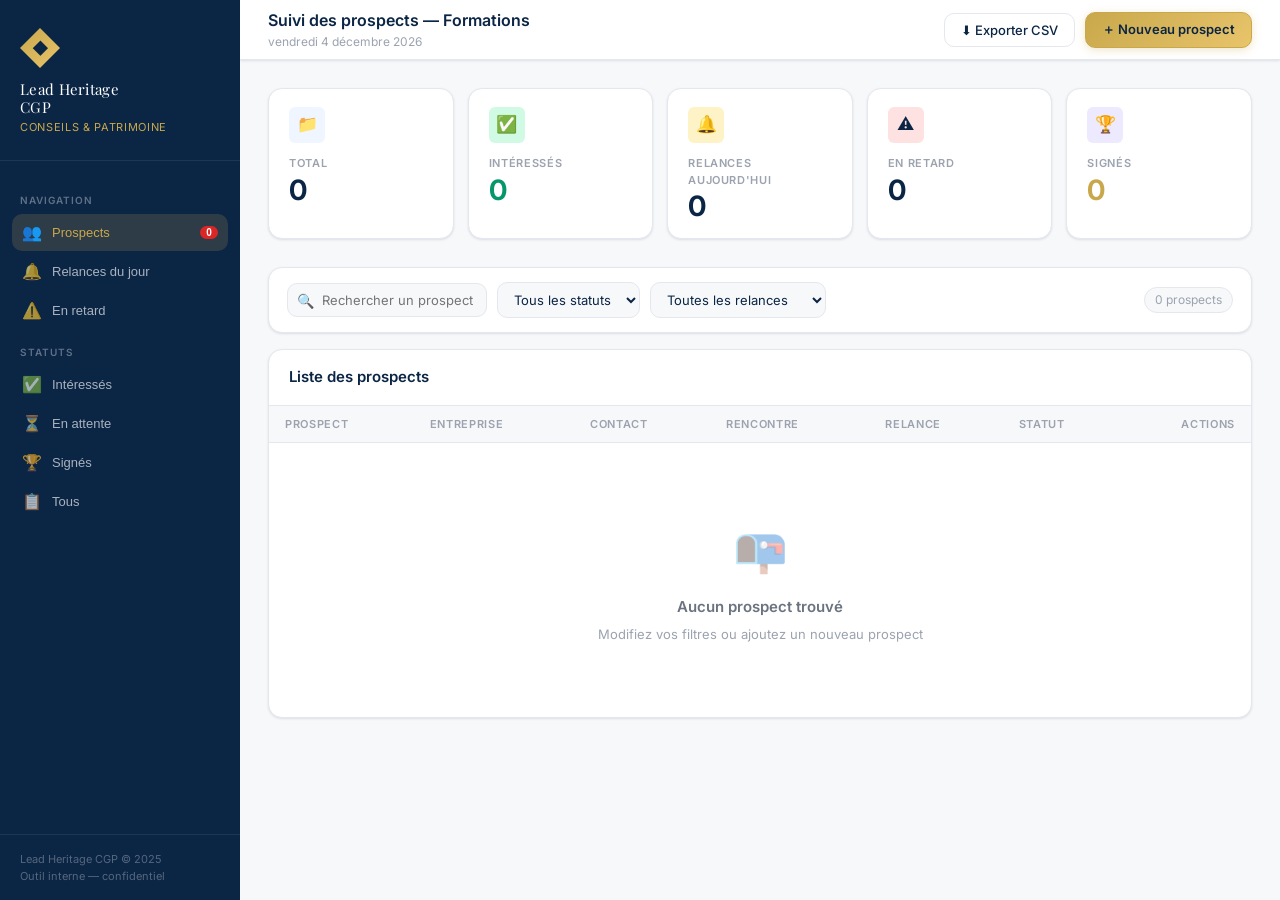
<file: crm_lead_heritage_2.html>
<!DOCTYPE html>
<html lang="fr">
<head>
<meta charset="UTF-8">
<meta name="viewport" content="width=device-width, initial-scale=1.0">
<title>CRM Prospects — Lead Heritage CGP</title>
<link href="https://fonts.googleapis.com/css2?family=Inter:wght@400;500;600;700&family=Playfair+Display:wght@600&display=swap" rel="stylesheet">
<style>
:root {
  --navy: #0B2545;
  --gold: #C9A84C;
  --gold-light: #F5EDD3;
  --white: #FFFFFF;
  --bg: #F7F8FA;
  --surface: #FFFFFF;
  --border: #E4E7EE;
  --text-primary: #0B2545;
  --text-secondary: #6B7280;
  --text-muted: #9CA3AF;
  --green: #059669;
  --green-bg: #D1FAE5;
  --amber: #D97706;
  --amber-bg: #FEF3C7;
  --blue: #2563EB;
  --blue-bg: #DBEAFE;
  --red: #DC2626;
  --red-bg: #FEE2E2;
  --purple: #7C3AED;
  --purple-bg: #EDE9FE;
  --radius-sm: 6px;
  --radius-md: 10px;
  --radius-lg: 14px;
  --radius-xl: 20px;
  --shadow-sm: 0 1px 3px rgba(11,37,69,0.08), 0 1px 2px rgba(11,37,69,0.04);
  --shadow-md: 0 4px 16px rgba(11,37,69,0.10), 0 2px 6px rgba(11,37,69,0.06);
  --shadow-lg: 0 20px 60px rgba(11,37,69,0.15), 0 8px 24px rgba(11,37,69,0.08);
}

*, *::before, *::after { box-sizing: border-box; margin: 0; padding: 0; }

body {
  font-family: 'Inter', system-ui, sans-serif;
  background: var(--bg);
  color: var(--text-primary);
  min-height: 100vh;
  font-size: 14px;
  line-height: 1.5;
}

/* ── SIDEBAR ── */
.layout { display: flex; min-height: 100vh; }

.sidebar {
  width: 240px;
  background: var(--navy);
  display: flex;
  flex-direction: column;
  flex-shrink: 0;
  position: fixed;
  top: 0; left: 0; bottom: 0;
  z-index: 10;
}

.sidebar-logo {
  padding: 28px 20px 24px;
  border-bottom: 1px solid rgba(255,255,255,0.08);
}

.logo-diamond {
  width: 40px; height: 40px;
  background: linear-gradient(135deg, var(--gold), #E8C46A);
  clip-path: polygon(50% 0%, 100% 50%, 50% 100%, 0% 50%);
  display: flex; align-items: center; justify-content: center;
  margin-bottom: 12px;
  font-size: 16px;
}

.logo-name {
  font-family: 'Playfair Display', Georgia, serif;
  font-size: 15px;
  color: var(--white);
  letter-spacing: 0.02em;
  line-height: 1.2;
}

.logo-tagline {
  font-size: 11px;
  color: var(--gold);
  letter-spacing: 0.06em;
  text-transform: uppercase;
  margin-top: 3px;
}

.sidebar-nav {
  padding: 16px 12px;
  flex: 1;
}

.nav-section-label {
  font-size: 10px;
  font-weight: 600;
  color: rgba(255,255,255,0.35);
  text-transform: uppercase;
  letter-spacing: 0.1em;
  padding: 0 8px;
  margin-bottom: 6px;
  margin-top: 16px;
}

.nav-item {
  display: flex;
  align-items: center;
  gap: 10px;
  padding: 9px 10px;
  border-radius: var(--radius-md);
  color: rgba(255,255,255,0.65);
  font-size: 13px;
  font-weight: 500;
  cursor: pointer;
  transition: all .15s;
  margin-bottom: 2px;
  border: none;
  background: none;
  width: 100%;
  text-align: left;
}

.nav-item:hover { background: rgba(255,255,255,0.08); color: var(--white); }
.nav-item.active { background: rgba(201,168,76,0.18); color: var(--gold); }

.nav-item .nav-icon { font-size: 16px; flex-shrink: 0; }

.nav-badge {
  margin-left: auto;
  background: var(--red);
  color: white;
  font-size: 10px;
  font-weight: 700;
  padding: 1px 6px;
  border-radius: 20px;
  min-width: 18px;
  text-align: center;
}

.sidebar-footer {
  padding: 16px 20px;
  border-top: 1px solid rgba(255,255,255,0.08);
  font-size: 11px;
  color: rgba(255,255,255,0.3);
}

/* ── MAIN ── */
.main {
  margin-left: 240px;
  flex: 1;
  display: flex;
  flex-direction: column;
  min-height: 100vh;
}

.topbar {
  background: var(--white);
  border-bottom: 1px solid var(--border);
  padding: 0 28px;
  height: 60px;
  display: flex;
  align-items: center;
  justify-content: space-between;
  position: sticky;
  top: 0;
  z-index: 5;
  box-shadow: var(--shadow-sm);
}

.topbar-title {
  font-size: 16px;
  font-weight: 600;
  color: var(--text-primary);
}

.topbar-sub {
  font-size: 12px;
  color: var(--text-muted);
  margin-top: 1px;
}

.topbar-right { display: flex; align-items: center; gap: 10px; }

.content { padding: 28px; }

/* ── METRICS ── */
.metrics-grid {
  display: grid;
  grid-template-columns: repeat(5, 1fr);
  gap: 14px;
  margin-bottom: 28px;
}

.metric-card {
  background: var(--white);
  border: 1px solid var(--border);
  border-radius: var(--radius-lg);
  padding: 18px 20px;
  box-shadow: var(--shadow-sm);
  position: relative;
  overflow: hidden;
}

.metric-card::before {
  content: '';
  position: absolute;
  top: 0; left: 0; right: 0;
  height: 3px;
  background: var(--gold);
  opacity: 0;
  transition: opacity .2s;
}

.metric-card:hover::before { opacity: 1; }

.metric-icon {
  width: 36px; height: 36px;
  border-radius: var(--radius-sm);
  display: flex; align-items: center; justify-content: center;
  font-size: 17px;
  margin-bottom: 12px;
}

.metric-label {
  font-size: 11px;
  font-weight: 600;
  color: var(--text-muted);
  text-transform: uppercase;
  letter-spacing: 0.06em;
  margin-bottom: 4px;
}

.metric-value {
  font-size: 28px;
  font-weight: 700;
  color: var(--text-primary);
  line-height: 1;
}

.metric-value.danger { color: var(--red); }
.metric-value.success { color: var(--green); }
.metric-value.gold { color: var(--gold); }

/* ── TOOLBAR ── */
.toolbar {
  background: var(--white);
  border: 1px solid var(--border);
  border-radius: var(--radius-lg);
  padding: 14px 18px;
  display: flex;
  align-items: center;
  justify-content: space-between;
  gap: 12px;
  margin-bottom: 16px;
  box-shadow: var(--shadow-sm);
  flex-wrap: wrap;
}

.toolbar-left { display: flex; align-items: center; gap: 10px; flex-wrap: wrap; }
.toolbar-right { display: flex; align-items: center; gap: 8px; }

.search-box {
  position: relative;
  display: flex;
  align-items: center;
}

.search-box input {
  padding: 8px 12px 8px 34px;
  border: 1px solid var(--border);
  border-radius: var(--radius-md);
  font-size: 13px;
  font-family: inherit;
  color: var(--text-primary);
  background: var(--bg);
  width: 200px;
  outline: none;
  transition: all .15s;
}

.search-box input:focus {
  border-color: var(--gold);
  background: var(--white);
  box-shadow: 0 0 0 3px rgba(201,168,76,0.12);
  width: 240px;
}

.search-icon {
  position: absolute;
  left: 10px;
  color: var(--text-muted);
  font-size: 14px;
  pointer-events: none;
}

select.filter {
  padding: 8px 12px;
  border: 1px solid var(--border);
  border-radius: var(--radius-md);
  font-size: 13px;
  font-family: inherit;
  color: var(--text-primary);
  background: var(--bg);
  outline: none;
  cursor: pointer;
  transition: all .15s;
}

select.filter:focus {
  border-color: var(--gold);
  box-shadow: 0 0 0 3px rgba(201,168,76,0.12);
}

/* ── BUTTONS ── */
.btn {
  display: inline-flex;
  align-items: center;
  gap: 6px;
  padding: 8px 16px;
  border-radius: var(--radius-md);
  font-size: 13px;
  font-weight: 500;
  font-family: inherit;
  cursor: pointer;
  transition: all .15s;
  border: 1px solid var(--border);
  background: var(--white);
  color: var(--text-primary);
  white-space: nowrap;
}

.btn:hover { background: var(--bg); border-color: #CBD5E1; }

.btn-primary {
  background: linear-gradient(135deg, var(--navy), #1A3A6E);
  color: var(--white);
  border-color: var(--navy);
  box-shadow: 0 2px 8px rgba(11,37,69,0.25);
}

.btn-primary:hover { background: linear-gradient(135deg, #0D2E59, var(--navy)); box-shadow: 0 4px 12px rgba(11,37,69,0.3); }

.btn-gold {
  background: linear-gradient(135deg, var(--gold), #E8C46A);
  color: var(--navy);
  border-color: var(--gold);
  font-weight: 600;
  box-shadow: 0 2px 8px rgba(201,168,76,0.3);
}

.btn-gold:hover { background: linear-gradient(135deg, #B8963E, var(--gold)); }

.btn-ghost {
  background: transparent;
  border: none;
  padding: 6px 8px;
  color: var(--text-muted);
}

.btn-ghost:hover { background: var(--bg); color: var(--text-primary); }

.btn-danger-ghost {
  background: transparent;
  border: none;
  padding: 6px 8px;
  color: var(--text-muted);
}

.btn-danger-ghost:hover { background: var(--red-bg); color: var(--red); }

.btn-sm { padding: 5px 10px; font-size: 12px; }

/* ── TABLE ── */
.table-card {
  background: var(--white);
  border: 1px solid var(--border);
  border-radius: var(--radius-lg);
  overflow: hidden;
  box-shadow: var(--shadow-sm);
}

.table-header-row {
  padding: 16px 20px;
  border-bottom: 1px solid var(--border);
  display: flex;
  align-items: center;
  justify-content: space-between;
}

.table-header-row h2 {
  font-size: 15px;
  font-weight: 600;
  color: var(--text-primary);
}

.result-count {
  font-size: 12px;
  color: var(--text-muted);
  background: var(--bg);
  padding: 3px 10px;
  border-radius: 20px;
  border: 1px solid var(--border);
}

.table-wrap { overflow-x: auto; }

table {
  width: 100%;
  border-collapse: collapse;
  font-size: 13px;
}

thead {
  background: var(--bg);
  border-bottom: 1px solid var(--border);
}

th {
  padding: 10px 16px;
  text-align: left;
  font-size: 11px;
  font-weight: 600;
  color: var(--text-muted);
  text-transform: uppercase;
  letter-spacing: 0.06em;
  white-space: nowrap;
}

td {
  padding: 13px 16px;
  border-bottom: 1px solid #F3F4F6;
  vertical-align: middle;
  color: var(--text-primary);
}

tr:last-child td { border-bottom: none; }

tbody tr { transition: background .1s; }
tbody tr:hover td { background: #FAFBFD; }

.prospect-name { font-weight: 600; font-size: 13px; color: var(--text-primary); }
.prospect-company { font-size: 12px; color: var(--text-muted); margin-top: 1px; }

/* ── AVATAR ── */
.avatar {
  width: 34px; height: 34px;
  border-radius: 50%;
  background: linear-gradient(135deg, var(--navy), #1A3A6E);
  display: flex; align-items: center; justify-content: center;
  font-weight: 700;
  font-size: 12px;
  color: var(--white);
  flex-shrink: 0;
}

.prospect-cell { display: flex; align-items: center; gap: 10px; }

/* ── BADGES ── */
.badge {
  display: inline-flex;
  align-items: center;
  gap: 4px;
  font-size: 11px;
  font-weight: 600;
  padding: 3px 10px;
  border-radius: 20px;
  letter-spacing: 0.02em;
  white-space: nowrap;
}

.badge-interesse { background: var(--green-bg); color: var(--green); }
.badge-attente   { background: var(--amber-bg); color: var(--amber); }
.badge-relancer  { background: var(--blue-bg); color: var(--blue); }
.badge-refus     { background: var(--red-bg); color: var(--red); }
.badge-signe     { background: var(--purple-bg); color: var(--purple); }

.date-urgent {
  display: inline-flex;
  align-items: center;
  gap: 4px;
  font-size: 11px;
  font-weight: 600;
  padding: 3px 10px;
  border-radius: 20px;
  background: var(--red-bg);
  color: var(--red);
}

.date-today {
  display: inline-flex;
  align-items: center;
  gap: 4px;
  font-size: 11px;
  font-weight: 600;
  padding: 3px 10px;
  border-radius: 20px;
  background: var(--amber-bg);
  color: var(--amber);
}

.actions-cell { display: flex; align-items: center; gap: 4px; justify-content: flex-end; }

/* ── EMPTY ── */
.empty-state {
  text-align: center;
  padding: 60px 20px;
}

.empty-icon { font-size: 44px; margin-bottom: 14px; opacity: .4; }
.empty-title { font-size: 15px; font-weight: 600; color: var(--text-secondary); margin-bottom: 6px; }
.empty-sub { font-size: 13px; color: var(--text-muted); }

/* ── MODAL ── */
.modal-overlay {
  display: none;
  position: fixed;
  inset: 0;
  background: rgba(11,37,69,0.55);
  z-index: 100;
  align-items: center;
  justify-content: center;
  padding: 16px;
  backdrop-filter: blur(2px);
}

.modal-overlay.open { display: flex; }

.modal {
  background: var(--white);
  border-radius: var(--radius-xl);
  width: 100%;
  max-width: 560px;
  max-height: 92vh;
  overflow-y: auto;
  box-shadow: var(--shadow-lg);
  animation: slideUp .2s ease;
}

@keyframes slideUp {
  from { opacity: 0; transform: translateY(16px); }
  to   { opacity: 1; transform: translateY(0); }
}

.modal-header {
  padding: 24px 24px 0;
  display: flex;
  align-items: flex-start;
  justify-content: space-between;
  gap: 12px;
}

.modal-header h3 {
  font-family: 'Playfair Display', serif;
  font-size: 20px;
  color: var(--navy);
}

.modal-header p { font-size: 13px; color: var(--text-muted); margin-top: 3px; }

.modal-body { padding: 20px 24px; }
.modal-footer {
  padding: 16px 24px 24px;
  display: flex;
  gap: 8px;
  justify-content: flex-end;
  border-top: 1px solid var(--border);
}

.form-row { display: grid; grid-template-columns: 1fr 1fr; gap: 14px; }
.form-group { margin-bottom: 16px; }
.form-group:last-child { margin-bottom: 0; }

.form-label {
  display: block;
  font-size: 12px;
  font-weight: 600;
  color: var(--text-secondary);
  margin-bottom: 6px;
  text-transform: uppercase;
  letter-spacing: 0.05em;
}

.form-control {
  width: 100%;
  padding: 9px 12px;
  border: 1px solid var(--border);
  border-radius: var(--radius-md);
  font-size: 13px;
  font-family: inherit;
  color: var(--text-primary);
  background: var(--white);
  outline: none;
  transition: all .15s;
}

.form-control:focus {
  border-color: var(--gold);
  box-shadow: 0 0 0 3px rgba(201,168,76,0.12);
}

.form-control::placeholder { color: var(--text-muted); }

textarea.form-control {
  resize: vertical;
  min-height: 90px;
  line-height: 1.6;
}

.section-divider {
  font-size: 11px;
  font-weight: 700;
  color: var(--text-muted);
  text-transform: uppercase;
  letter-spacing: 0.08em;
  margin: 20px 0 12px;
  padding-bottom: 6px;
  border-bottom: 1px solid var(--border);
}

/* ── DETAIL MODAL ── */
.detail-modal {
  max-width: 480px;
}

.detail-hero {
  background: linear-gradient(135deg, var(--navy), #1A3A6E);
  padding: 28px 24px 24px;
  border-radius: var(--radius-xl) var(--radius-xl) 0 0;
  position: relative;
  overflow: hidden;
}

.detail-hero::after {
  content: '◆';
  position: absolute;
  right: -12px;
  top: -8px;
  font-size: 80px;
  color: rgba(201,168,76,0.08);
  line-height: 1;
}

.detail-avatar {
  width: 52px; height: 52px;
  border-radius: 50%;
  background: linear-gradient(135deg, var(--gold), #E8C46A);
  display: flex; align-items: center; justify-content: center;
  font-weight: 700;
  font-size: 18px;
  color: var(--navy);
  margin-bottom: 12px;
}

.detail-name {
  font-family: 'Playfair Display', serif;
  font-size: 20px;
  color: var(--white);
  margin-bottom: 3px;
}

.detail-sub { font-size: 13px; color: rgba(255,255,255,0.65); }

.detail-body { padding: 20px 24px 24px; }

.detail-row {
  display: flex;
  gap: 12px;
  padding: 10px 0;
  border-bottom: 1px solid #F3F4F6;
  font-size: 13px;
}

.detail-row:last-child { border-bottom: none; }
.detail-key { font-weight: 600; color: var(--text-muted); min-width: 100px; font-size: 12px; }
.detail-val { color: var(--text-primary); flex: 1; word-break: break-word; }

.notes-box {
  background: var(--bg);
  border-radius: var(--radius-md);
  padding: 12px 14px;
  font-size: 13px;
  line-height: 1.65;
  color: var(--text-secondary);
  border: 1px solid var(--border);
  margin-top: 6px;
}

/* ── TOAST ── */
.toast {
  position: fixed;
  bottom: 24px;
  right: 24px;
  background: var(--navy);
  color: var(--white);
  padding: 12px 18px;
  border-radius: var(--radius-md);
  font-size: 13px;
  font-weight: 500;
  box-shadow: var(--shadow-lg);
  z-index: 999;
  display: none;
  animation: toastIn .25s ease;
  border-left: 3px solid var(--gold);
}

@keyframes toastIn {
  from { opacity: 0; transform: translateX(20px); }
  to   { opacity: 1; transform: translateX(0); }
}

@media (max-width: 900px) {
  .sidebar { display: none; }
  .main { margin-left: 0; }
  .metrics-grid { grid-template-columns: repeat(2, 1fr); }
  .form-row { grid-template-columns: 1fr; }
}
</style>
</head>
<body>

<div class="layout">
  <!-- SIDEBAR -->
  <aside class="sidebar">
    <div class="sidebar-logo">
      <div class="logo-diamond">◆</div>
      <div class="logo-name">Lead Heritage<br>CGP</div>
      <div class="logo-tagline">Conseils & Patrimoine</div>
    </div>
    <nav class="sidebar-nav">
      <div class="nav-section-label">Navigation</div>
      <button class="nav-item active">
        <span class="nav-icon">👥</span>
        Prospects
        <span class="nav-badge" id="nb-total">0</span>
      </button>
      <button class="nav-item" onclick="setFilter('today')">
        <span class="nav-icon">🔔</span>
        Relances du jour
        <span class="nav-badge" id="nb-today" style="display:none">0</span>
      </button>
      <button class="nav-item" onclick="setFilter('late')">
        <span class="nav-icon">⚠️</span>
        En retard
        <span class="nav-badge" id="nb-late" style="display:none">0</span>
      </button>
      <div class="nav-section-label">Statuts</div>
      <button class="nav-item" onclick="setStatut('Intéressé')"><span class="nav-icon">✅</span> Intéressés</button>
      <button class="nav-item" onclick="setStatut('En attente')"><span class="nav-icon">⏳</span> En attente</button>
      <button class="nav-item" onclick="setStatut('Signé')"><span class="nav-icon">🏆</span> Signés</button>
      <button class="nav-item" onclick="setStatut('')"><span class="nav-icon">📋</span> Tous</button>
    </nav>
    <div class="sidebar-footer">Lead Heritage CGP © 2025<br>Outil interne — confidentiel</div>
  </aside>

  <!-- MAIN -->
  <div class="main">
    <header class="topbar">
      <div>
        <div class="topbar-title">Suivi des prospects — Formations</div>
        <div class="topbar-sub" id="topbar-date"></div>
      </div>
      <div class="topbar-right">
        <button class="btn" onclick="exportCSV()">⬇ Exporter CSV</button>
        <button class="btn btn-gold" onclick="openModal()">＋ Nouveau prospect</button>
      </div>
    </header>

    <main class="content">
      <!-- METRICS -->
      <div class="metrics-grid" id="metrics"></div>

      <!-- TOOLBAR -->
      <div class="toolbar">
        <div class="toolbar-left">
          <div class="search-box">
            <span class="search-icon">🔍</span>
            <input type="text" id="search" placeholder="Rechercher un prospect…" oninput="render()">
          </div>
          <select class="filter" id="filter-statut" onchange="render()">
            <option value="">Tous les statuts</option>
            <option value="Intéressé">Intéressé</option>
            <option value="En attente">En attente</option>
            <option value="À relancer">À relancer</option>
            <option value="Refus">Refus</option>
            <option value="Signé">Signé</option>
          </select>
          <select class="filter" id="filter-relance" onchange="render()">
            <option value="">Toutes les relances</option>
            <option value="today">Relances aujourd'hui</option>
            <option value="late">En retard</option>
          </select>
        </div>
        <div class="toolbar-right">
          <span class="result-count" id="result-count">0 prospect</span>
        </div>
      </div>

      <!-- TABLE -->
      <div class="table-card">
        <div class="table-header-row">
          <h2>Liste des prospects</h2>
        </div>
        <div class="table-wrap">
          <table>
            <thead>
              <tr>
                <th>Prospect</th>
                <th>Entreprise</th>
                <th>Contact</th>
                <th>Rencontre</th>
                <th>Relance</th>
                <th>Statut</th>
                <th style="text-align:right">Actions</th>
              </tr>
            </thead>
            <tbody id="tbody"></tbody>
          </table>
        </div>
      </div>
    </main>
  </div>
</div>

<!-- MODAL FORMULAIRE -->
<div class="modal-overlay" id="modal-form" onclick="bgClose(event,'modal-form')">
  <div class="modal">
    <div class="modal-header">
      <div>
        <h3 id="modal-form-title">Nouveau prospect</h3>
        <p id="modal-form-sub">Remplissez les informations du contact</p>
      </div>
      <button class="btn-ghost" onclick="closeOverlay('modal-form')" style="font-size:18px;padding:4px 8px">✕</button>
    </div>
    <div class="modal-body">
      <div class="form-row">
        <div class="form-group">
          <label class="form-label">Prénom *</label>
          <input id="f-prenom" type="text" class="form-control" placeholder="Marie">
        </div>
        <div class="form-group">
          <label class="form-label">Nom *</label>
          <input id="f-nom" type="text" class="form-control" placeholder="KOUTCHIKA">
        </div>
      </div>
      <div class="section-divider">Entreprise</div>
      <div class="form-row">
        <div class="form-group">
          <label class="form-label">Entreprise</label>
          <input id="f-entreprise" type="text" class="form-control" placeholder="SARL Invest Plus">
        </div>
        <div class="form-group">
          <label class="form-label">Poste / Fonction</label>
          <input id="f-poste" type="text" class="form-control" placeholder="Directeur Général">
        </div>
      </div>
      <div class="section-divider">Coordonnées</div>
      <div class="form-row">
        <div class="form-group">
          <label class="form-label">Téléphone</label>
          <input id="f-tel" type="text" class="form-control" placeholder="+229 97 00 00 00">
        </div>
        <div class="form-group">
          <label class="form-label">Email</label>
          <input id="f-email" type="email" class="form-control" placeholder="contact@entreprise.bj">
        </div>
      </div>
      <div class="section-divider">Suivi</div>
      <div class="form-row">
        <div class="form-group">
          <label class="form-label">Date de rencontre</label>
          <input id="f-rencontre" type="date" class="form-control">
        </div>
        <div class="form-group">
          <label class="form-label">Date de relance</label>
          <input id="f-relance" type="date" class="form-control">
        </div>
      </div>
      <div class="form-group">
        <label class="form-label">Statut</label>
        <select id="f-statut" class="form-control">
          <option>Intéressé</option>
          <option>En attente</option>
          <option>À relancer</option>
          <option>Refus</option>
          <option>Signé</option>
        </select>
      </div>
      <div class="form-group">
        <label class="form-label">Notes / Commentaires</label>
        <textarea id="f-notes" class="form-control" placeholder="Intéressé par la formation comptabilité, rappeler après le 20 juin…"></textarea>
      </div>
    </div>
    <div class="modal-footer">
      <button class="btn" onclick="closeOverlay('modal-form')">Annuler</button>
      <button class="btn btn-gold" onclick="saveProspect()">✓ Enregistrer</button>
    </div>
  </div>
</div>

<!-- MODAL DETAIL -->
<div class="modal-overlay" id="modal-detail" onclick="bgClose(event,'modal-detail')">
  <div class="modal detail-modal" id="detail-inner"></div>
</div>

<!-- TOAST -->
<div class="toast" id="toast"></div>

<script>
let prospects = JSON.parse(localStorage.getItem('lhcgp_v3') || '[]');
let editId = null;

function save() { localStorage.setItem('lhcgp_v3', JSON.stringify(prospects)); }
function today() { return new Date().toISOString().slice(0,10); }
function fmt(d) { if(!d) return '—'; const [y,m,j]=d.split('-'); return j+'/'+m+'/'+y; }
function initials(p) { return (((p.prenom||'?')[0])+(( p.nom||'?')[0])).toUpperCase(); }
function isToday(d) { return d===today(); }
function isLate(d) { return d && d < today(); }

const BADGE_CLASS = {
  'Intéressé':'badge-interesse',
  'En attente':'badge-attente',
  'À relancer':'badge-relancer',
  'Refus':'badge-refus',
  'Signé':'badge-signe'
};

const BADGE_ICON = {
  'Intéressé':'✅','En attente':'⏳','À relancer':'🔄','Refus':'❌','Signé':'🏆'
};

function toast(msg, ms=2500) {
  const t = document.getElementById('toast');
  t.textContent = msg;
  t.style.display = 'block';
  setTimeout(()=>{ t.style.display='none'; }, ms);
}

function renderMetrics() {
  const t = prospects.length;
  const rel = prospects.filter(p=>isToday(p.relance)).length;
  const late = prospects.filter(p=>isLate(p.relance)&&p.statut!=='Signé'&&p.statut!=='Refus').length;
  const sign = prospects.filter(p=>p.statut==='Signé').length;
  const inter = prospects.filter(p=>p.statut==='Intéressé').length;

  document.getElementById('nb-total').textContent = t;
  const nbToday = document.getElementById('nb-today');
  const nbLate = document.getElementById('nb-late');
  if(rel>0){ nbToday.textContent=rel; nbToday.style.display=''; } else nbToday.style.display='none';
  if(late>0){ nbLate.textContent=late; nbLate.style.display=''; } else nbLate.style.display='none';

  document.getElementById('metrics').innerHTML = `
    <div class="metric-card">
      <div class="metric-icon" style="background:#EFF6FF">📁</div>
      <div class="metric-label">Total</div>
      <div class="metric-value">${t}</div>
    </div>
    <div class="metric-card">
      <div class="metric-icon" style="background:var(--green-bg)">✅</div>
      <div class="metric-label">Intéressés</div>
      <div class="metric-value success">${inter}</div>
    </div>
    <div class="metric-card">
      <div class="metric-icon" style="background:var(--amber-bg)">🔔</div>
      <div class="metric-label">Relances aujourd'hui</div>
      <div class="metric-value ${rel>0?'danger':''}">${rel}</div>
    </div>
    <div class="metric-card">
      <div class="metric-icon" style="background:var(--red-bg)">⚠️</div>
      <div class="metric-label">En retard</div>
      <div class="metric-value ${late>0?'danger':''}">${late}</div>
    </div>
    <div class="metric-card">
      <div class="metric-icon" style="background:var(--purple-bg)">🏆</div>
      <div class="metric-label">Signés</div>
      <div class="metric-value gold">${sign}</div>
    </div>
  `;
}

function render() {
  const search = (document.getElementById('search').value||'').toLowerCase();
  const fs = document.getElementById('filter-statut').value;
  const fr = document.getElementById('filter-relance').value;

  let list = prospects.filter(p => {
    const txt = (p.prenom+p.nom+p.entreprise+p.poste+p.tel+p.email+p.notes).toLowerCase();
    if(search && !txt.includes(search)) return false;
    if(fs && p.statut!==fs) return false;
    if(fr==='today' && !isToday(p.relance)) return false;
    if(fr==='late' && !isLate(p.relance)) return false;
    return true;
  });

  const count = list.length;
  document.getElementById('result-count').textContent = count + ' prospect' + (count!==1?'s':'');

  const tb = document.getElementById('tbody');
  if(list.length===0) {
    tb.innerHTML=`<tr><td colspan="7">
      <div class="empty-state">
        <div class="empty-icon">📭</div>
        <div class="empty-title">Aucun prospect trouvé</div>
        <div class="empty-sub">Modifiez vos filtres ou ajoutez un nouveau prospect</div>
      </div>
    </td></tr>`;
    renderMetrics(); return;
  }

  tb.innerHTML = list.map(p => {
    const late = isLate(p.relance) && p.statut!=='Signé' && p.statut!=='Refus';
    const tod = isToday(p.relance);
    let relHtml;
    if(!p.relance) relHtml='<span style="color:var(--text-muted)">—</span>';
    else if(late) relHtml=`<span class="date-urgent">⚠ ${fmt(p.relance)}</span>`;
    else if(tod) relHtml=`<span class="date-today">🔔 Aujourd'hui</span>`;
    else relHtml=`<span style="color:var(--text-secondary)">${fmt(p.relance)}</span>`;

    return `<tr>
      <td>
        <div class="prospect-cell">
          <div class="avatar">${initials(p)}</div>
          <div>
            <div class="prospect-name">${p.prenom} ${p.nom}</div>
            <div class="prospect-company">${p.email||''}</div>
          </div>
        </div>
      </td>
      <td>
        <div class="prospect-name" style="font-weight:500">${p.entreprise||'—'}</div>
        <div class="prospect-company">${p.poste||''}</div>
      </td>
      <td style="color:var(--text-secondary)">${p.tel||'—'}</td>
      <td style="color:var(--text-secondary)">${fmt(p.rencontre)}</td>
      <td>${relHtml}</td>
      <td><span class="badge ${BADGE_CLASS[p.statut]||''}">${BADGE_ICON[p.statut]||''} ${p.statut}</span></td>
      <td>
        <div class="actions-cell">
          <button class="btn-ghost" onclick="showDetail('${p.id}')" title="Voir la fiche">👁</button>
          <button class="btn-ghost" onclick="openModal('${p.id}')" title="Modifier">✏️</button>
          <button class="btn-danger-ghost" onclick="deleteProspect('${p.id}')" title="Supprimer">🗑</button>
        </div>
      </td>
    </tr>`;
  }).join('');
  renderMetrics();
}

function openModal(id=null) {
  editId=id;
  document.getElementById('modal-form-title').textContent = id?'Modifier le prospect':'Nouveau prospect';
  document.getElementById('modal-form-sub').textContent = id?'Mettez à jour les informations':'Remplissez les informations du contact';
  const fields=['prenom','nom','entreprise','poste','tel','email','rencontre','relance','statut','notes'];
  if(id) {
    const p=prospects.find(x=>x.id===id);
    fields.forEach(f=>{ const el=document.getElementById('f-'+f); if(el) el.value=p[f]||''; });
  } else {
    fields.forEach(f=>{
      const el=document.getElementById('f-'+f);
      if(!el) return;
      if(f==='rencontre') el.value=today();
      else if(f==='statut') el.value='Intéressé';
      else el.value='';
    });
  }
  document.getElementById('modal-form').classList.add('open');
  document.getElementById('f-prenom').focus();
}

function closeOverlay(id) { document.getElementById(id).classList.remove('open'); if(id==='modal-form') editId=null; }
function bgClose(e,id) { if(e.target===document.getElementById(id)) closeOverlay(id); }

function saveProspect() {
  const prenom=document.getElementById('f-prenom').value.trim();
  const nom=document.getElementById('f-nom').value.trim();
  if(!prenom&&!nom){ alert('Veuillez saisir au moins un nom ou prénom.'); return; }
  const p={
    id:editId||(Date.now().toString(36)+Math.random().toString(36).slice(2)),
    prenom,nom,
    entreprise:document.getElementById('f-entreprise').value.trim(),
    poste:document.getElementById('f-poste').value.trim(),
    tel:document.getElementById('f-tel').value.trim(),
    email:document.getElementById('f-email').value.trim(),
    rencontre:document.getElementById('f-rencontre').value,
    relance:document.getElementById('f-relance').value,
    statut:document.getElementById('f-statut').value,
    notes:document.getElementById('f-notes').value.trim()
  };
  if(editId){ const i=prospects.findIndex(x=>x.id===editId); prospects[i]=p; }
  else { prospects.unshift(p); }
  save(); closeOverlay('modal-form'); render();
  toast(editId ? '✓ Prospect mis à jour' : '✓ Prospect ajouté');
}

function deleteProspect(id) {
  if(!confirm('Supprimer ce prospect définitivement ?')) return;
  prospects=prospects.filter(x=>x.id!==id);
  save(); render(); toast('🗑 Prospect supprimé');
}

function showDetail(id) {
  const p=prospects.find(x=>x.id===id);
  if(!p) return;
  const late=isLate(p.relance)&&p.statut!=='Signé'&&p.statut!=='Refus';
  const tod=isToday(p.relance);
  let relHtml;
  if(!p.relance) relHtml='—';
  else if(late) relHtml=`<span class="date-urgent">⚠ ${fmt(p.relance)} — En retard</span>`;
  else if(tod) relHtml=`<span class="date-today">🔔 Aujourd'hui</span>`;
  else relHtml=fmt(p.relance);

  document.getElementById('detail-inner').innerHTML=`
    <div class="detail-hero">
      <div class="detail-avatar">${initials(p)}</div>
      <div class="detail-name">${p.prenom} ${p.nom}</div>
      <div class="detail-sub">${p.poste||''}${p.entreprise?' — '+p.entreprise:''}</div>
    </div>
    <div class="detail-body">
      <div class="detail-row"><span class="detail-key">📞 Téléphone</span><span class="detail-val">${p.tel||'—'}</span></div>
      <div class="detail-row"><span class="detail-key">✉ Email</span><span class="detail-val">${p.email||'—'}</span></div>
      <div class="detail-row"><span class="detail-key">📅 Rencontre</span><span class="detail-val">${fmt(p.rencontre)}</span></div>
      <div class="detail-row"><span class="detail-key">🔔 Relance</span><span class="detail-val">${relHtml}</span></div>
      <div class="detail-row"><span class="detail-key">Statut</span><span class="detail-val"><span class="badge ${BADGE_CLASS[p.statut]||''}">${BADGE_ICON[p.statut]||''} ${p.statut}</span></span></div>
      ${p.notes?`<div style="margin-top:16px"><div class="section-divider">Notes</div><div class="notes-box">${p.notes.replace(/\n/g,'<br>')}</div></div>`:''}
      <div style="display:flex;gap:8px;justify-content:flex-end;margin-top:20px">
        <button class="btn" onclick="closeOverlay('modal-detail')">Fermer</button>
        <button class="btn btn-gold" onclick="closeOverlay('modal-detail');openModal('${p.id}')">✏️ Modifier</button>
      </div>
    </div>
  `;
  document.getElementById('modal-detail').classList.add('open');
}

function setFilter(val) {
  document.getElementById('filter-relance').value=val;
  document.getElementById('filter-statut').value='';
  render();
}

function setStatut(val) {
  document.getElementById('filter-statut').value=val;
  document.getElementById('filter-relance').value='';
  render();
}

function exportCSV() {
  const headers=['Prénom','Nom','Entreprise','Poste','Téléphone','Email','Date rencontre','Date relance','Statut','Notes'];
  const rows=prospects.map(p=>[p.prenom,p.nom,p.entreprise,p.poste,p.tel,p.email,fmt(p.rencontre),fmt(p.relance),p.statut,p.notes].map(v=>`"${(v||'').replace(/"/g,'""')}"`).join(','));
  const csv='\uFEFF'+[headers.join(','),...rows].join('\n');
  const a=document.createElement('a');
  a.href=URL.createObjectURL(new Blob([csv],{type:'text/csv;charset=utf-8'}));
  a.download='prospects_lead_heritage_'+today()+'.csv';
  a.click();
  toast('⬇ Export CSV téléchargé');
}

// Date du jour dans le topbar
const now=new Date();
document.getElementById('topbar-date').textContent=now.toLocaleDateString('fr-FR',{weekday:'long',year:'numeric',month:'long',day:'numeric'});

render();
</script>
</body>
</html>
</file>
